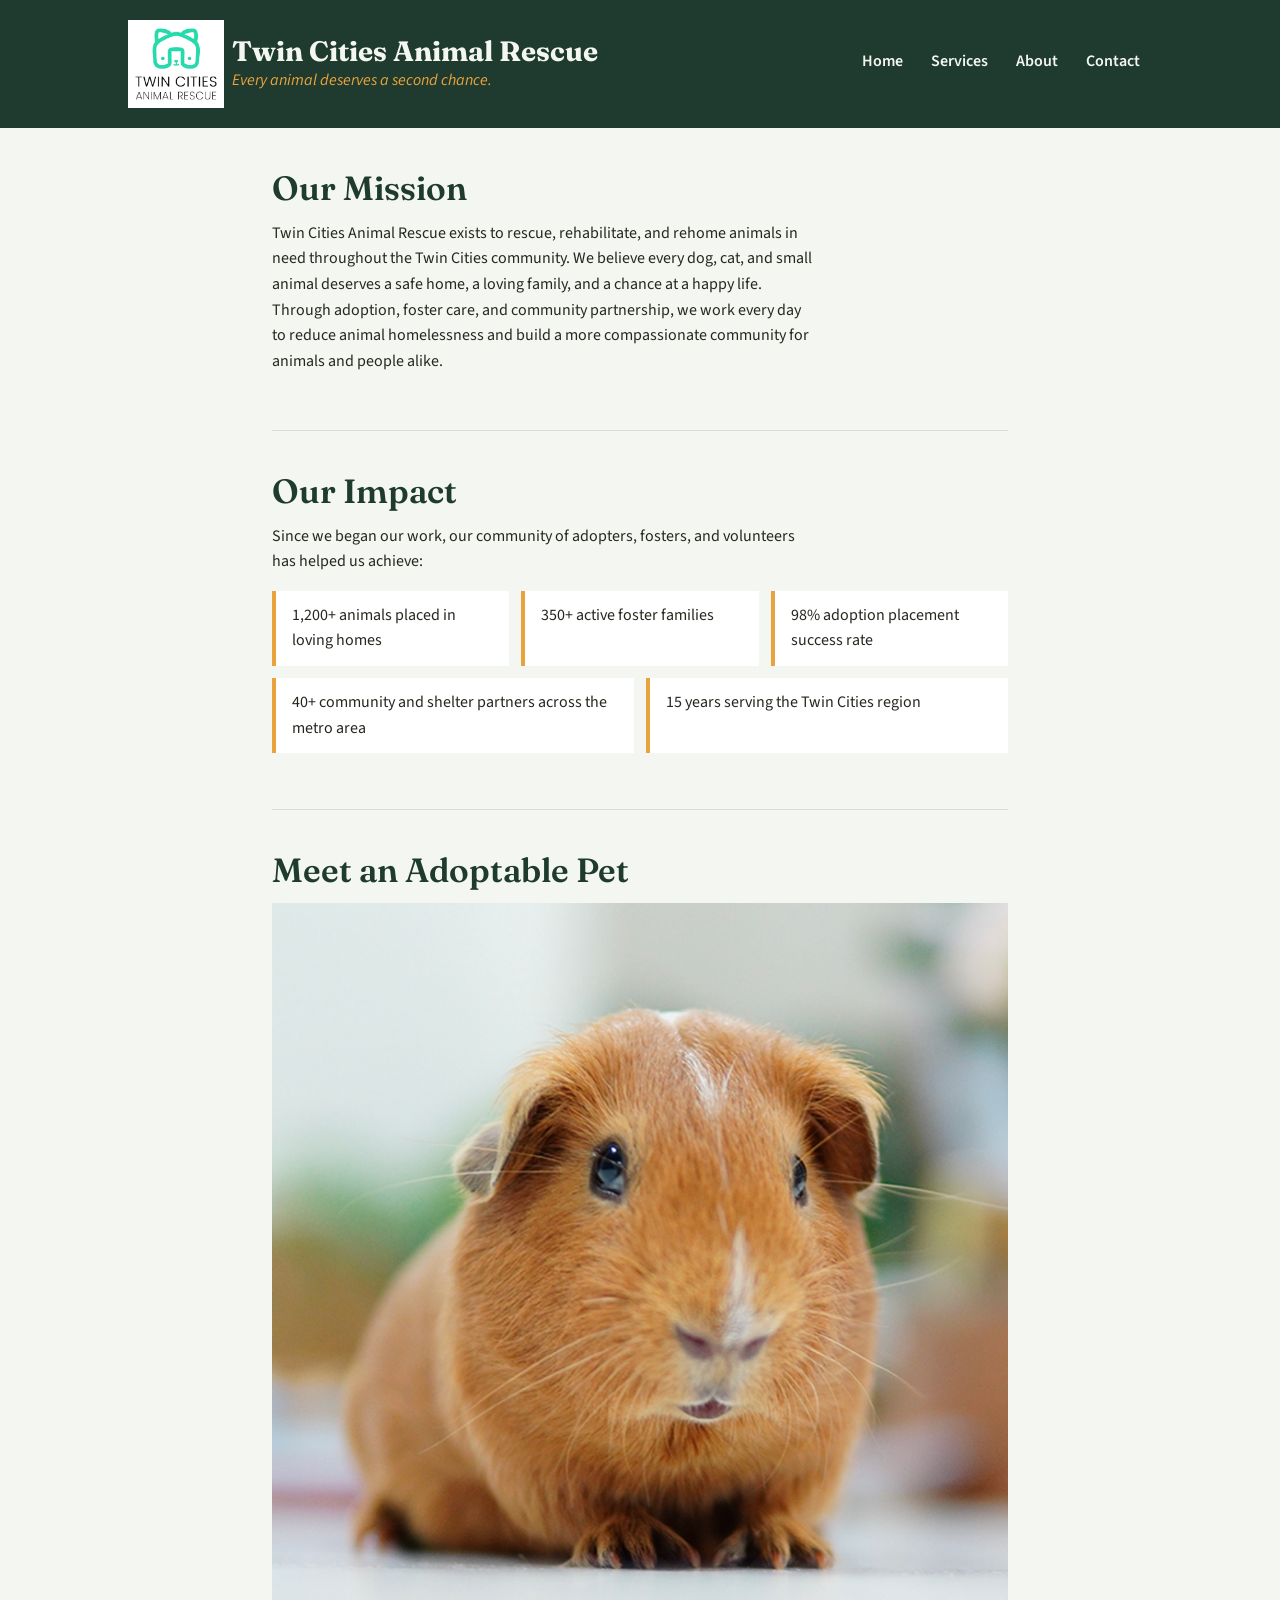
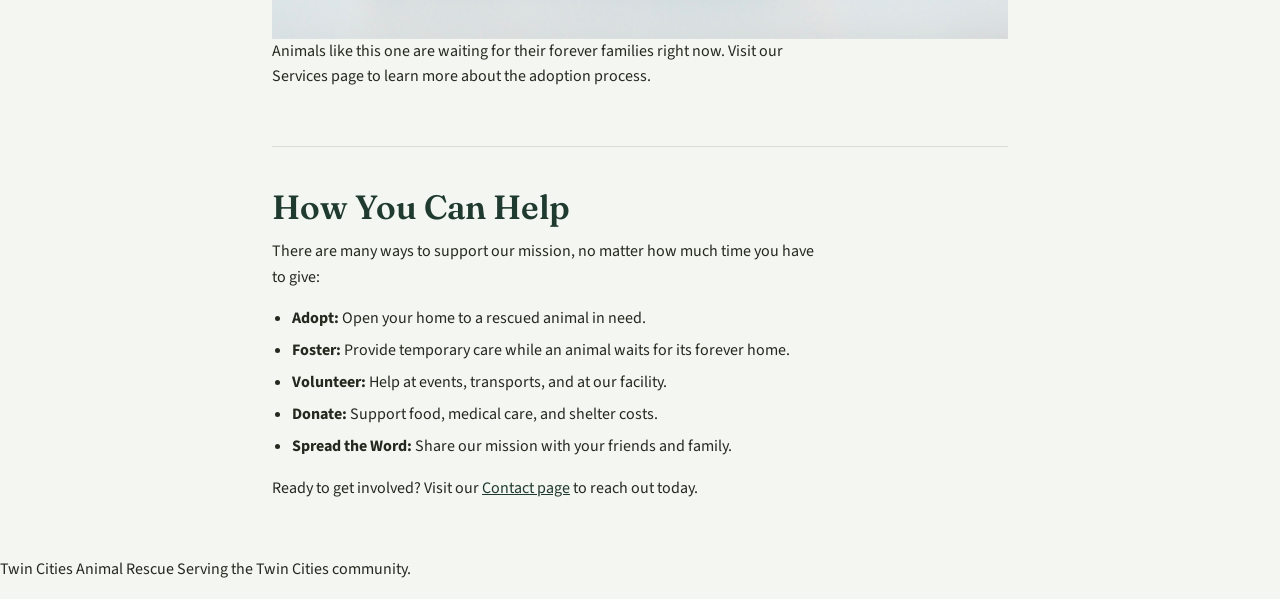
<file: index.html>
<!DOCTYPE html>
<html lang="en">
<head>
<meta charset="UTF-8">
<meta name="viewport" content="width=device-width, initial-scale=1">
<title>Twin Cities Animal Rescue - Home</title>
<link rel="preconnect" href="https://fonts.googleapis.com">
<link rel="preconnect" href="https://fonts.gstatic.com" crossorigin>
<link href="https://fonts.googleapis.com/css2?family=Fraunces:opsz,wght@9..144,400;9..144,600;9..144,700&family=Source+Sans+3:wght@400;600;700&display=swap" rel="stylesheet">
<link rel="stylesheet" href="styles.css">
</head>
<body>

<header class="site-header">
  <div class="header-inner">
    <a class="brand" href="index.html">
      <img src="rescue-logo_c.png" alt="Twin Cities Animal Rescue logo" width="150">
      <div>
        <h1>Twin Cities Animal Rescue</h1>
        <p class="tagline">Every animal deserves a second chance.</p>
      </div>
    </a>
    <nav class="site-nav">
      <ul>
        <li><a href="index.html">Home</a></li>
        <li><a href="services.html">Services</a></li>
        <li><a href="about.html">About</a></li>
        <li><a href="contact.html">Contact</a></li>
      </ul>
    </nav>
  </div>
</header>

<main>

  <section class="page-section">
    <h2>Our Mission</h2>
    <p>
      Twin Cities Animal Rescue exists to rescue, rehabilitate, and rehome
      animals in need throughout the Twin Cities community. We believe every
      dog, cat, and small animal deserves a safe home, a loving family, and
      a chance at a happy life. Through adoption, foster care, and community
      partnership, we work every day to reduce animal homelessness and build
      a more compassionate community for animals and people alike.
    </p>
  </section>

  <section class="page-section">
    <h2>Our Impact</h2>
    <p>Since we began our work, our community of adopters, fosters, and volunteers has helped us achieve:</p>
    <ul class="impact-list">
      <li>1,200+ animals placed in loving homes</li>
      <li>350+ active foster families</li>
      <li>98% adoption placement success rate</li>
      <li>40+ community and shelter partners across the metro area</li>
      <li>15 years serving the Twin Cities region</li>
    </ul>
  </section>

  <section class="page-section">
    <h2>Meet an Adoptable Pet</h2>
    <img src="rescue-pet_c.png" alt="An adoptable pet waiting for a loving home">
    <p>
      Animals like this one are waiting for their forever families right now.
      Visit our Services page to learn more about the adoption process.
    </p>
  </section>

  <section class="page-section">
    <h2>How You Can Help</h2>
    <p>There are many ways to support our mission, no matter how much time you have to give:</p>
    <ul>
      <li><strong>Adopt:</strong> Open your home to a rescued animal in need.</li>
      <li><strong>Foster:</strong> Provide temporary care while an animal waits for its forever home.</li>
      <li><strong>Volunteer:</strong> Help at events, transports, and at our facility.</li>
      <li><strong>Donate:</strong> Support food, medical care, and shelter costs.</li>
      <li><strong>Spread the Word:</strong> Share our mission with your friends and family.</li>
    </ul>
    <p>Ready to get involved? Visit our <a href="contact.html">Contact page</a> to reach out today.</p>
  </section>

</main>

<footer>
    <p>Twin Cities Animal Rescue Serving the Twin Cities community.</p>
    
</footer>

</body>
</html>
</file>
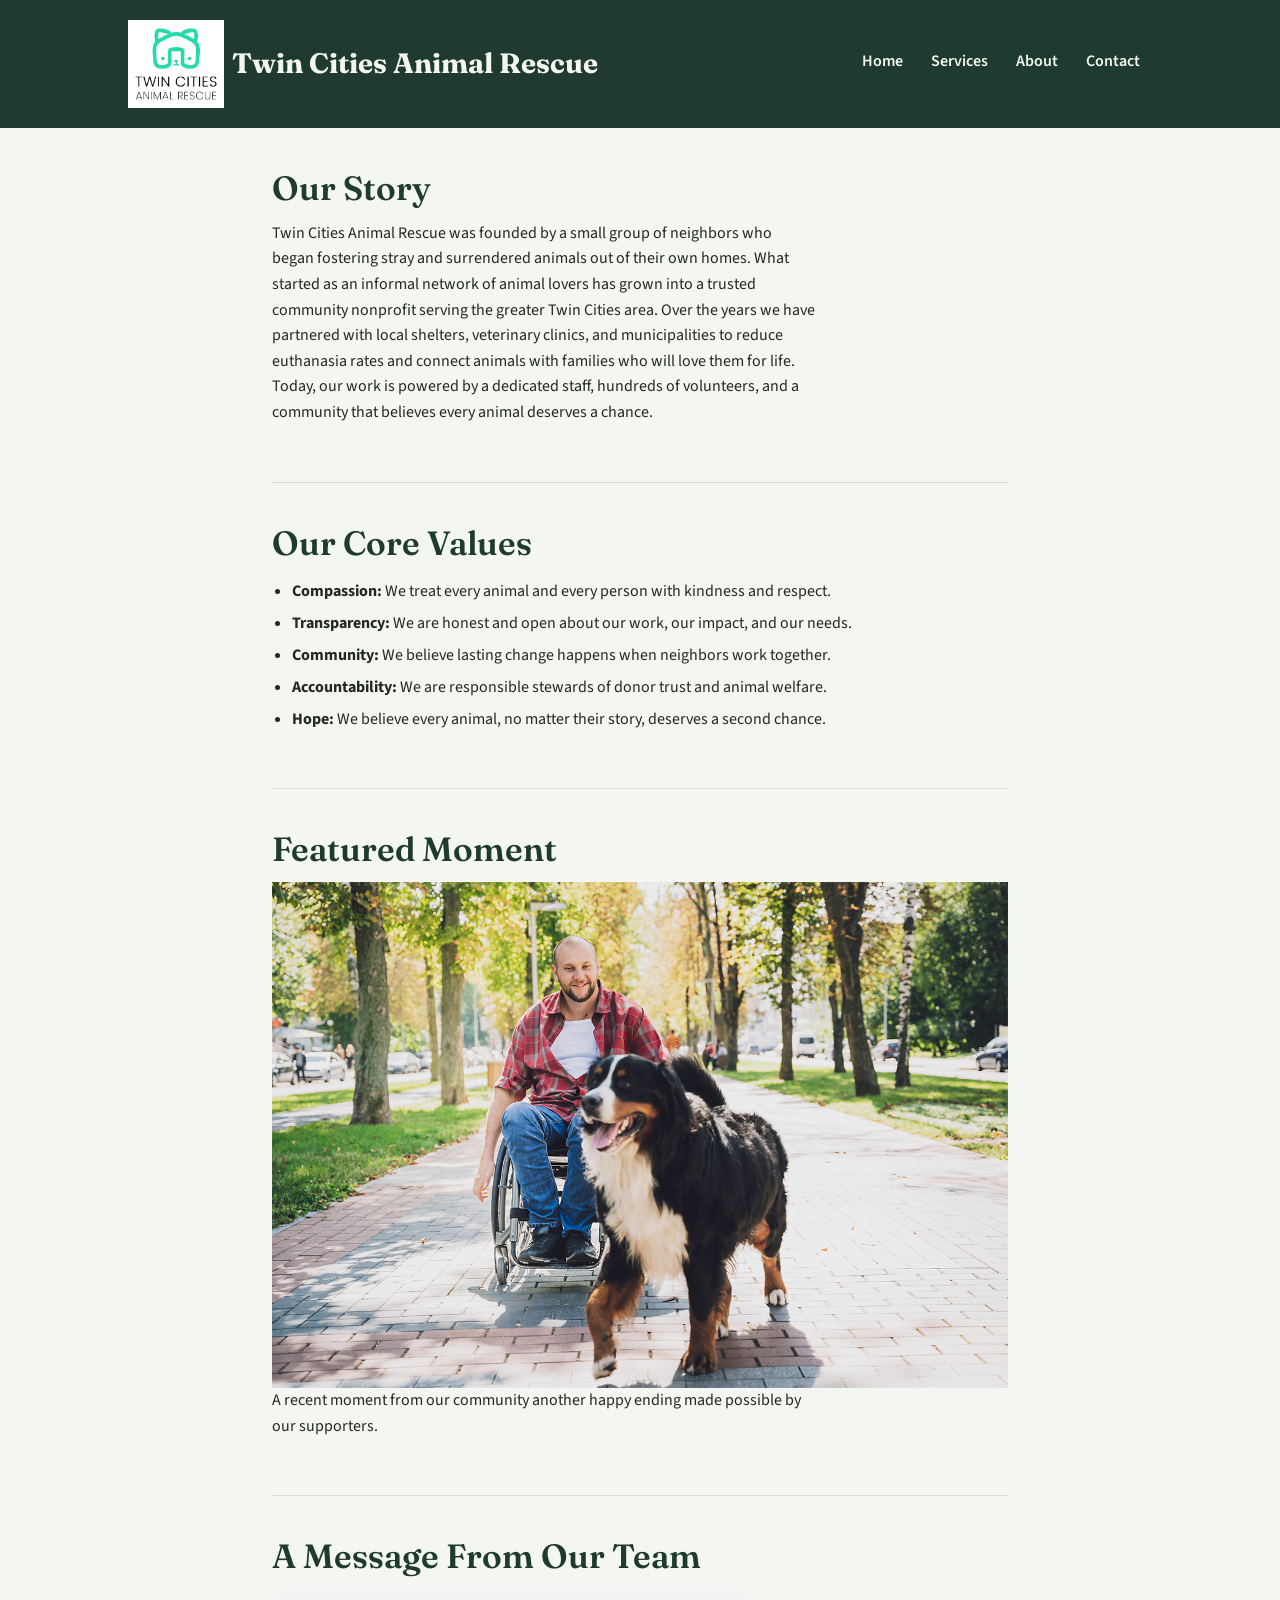
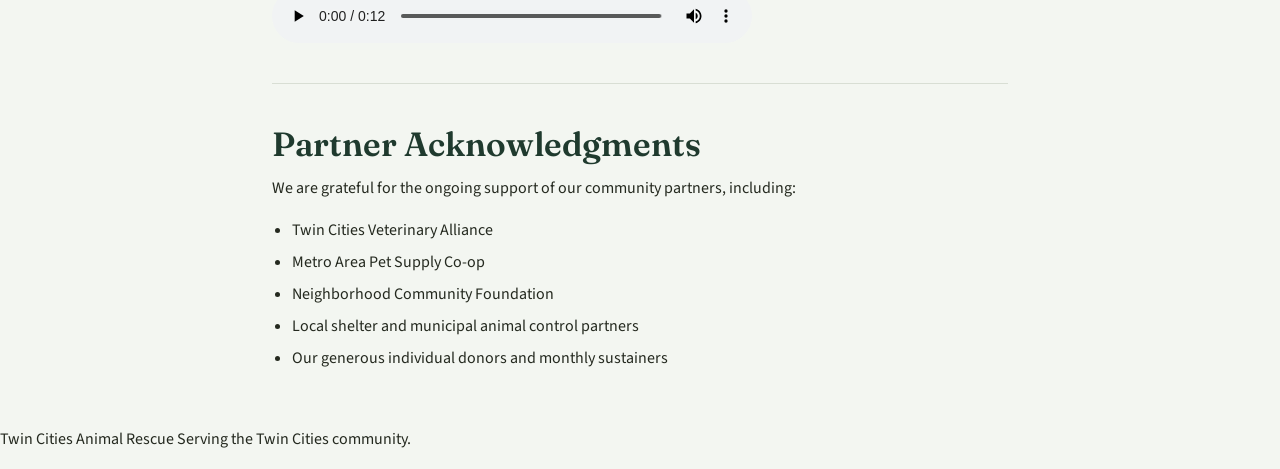
<file: about.html>
<!DOCTYPE html>
<html lang="en">
<head>
<meta charset="UTF-8">
<meta name="viewport" content="width=device-width, initial-scale=1">
<title>Twin Cities Animal Rescue - About</title>
<link rel="preconnect" href="https://fonts.googleapis.com">
<link rel="preconnect" href="https://fonts.gstatic.com" crossorigin>
<link href="https://fonts.googleapis.com/css2?family=Fraunces:opsz,wght@9..144,400;9..144,600;9..144,700&family=Source+Sans+3:wght@400;600;700&display=swap" rel="stylesheet">
<link rel="stylesheet" href="styles.css">
</head>
<body>

<header class="site-header">
  <div class="header-inner">
    <a class="brand" href="index.html">
      <img src="rescue-logo_c.png" alt="Twin Cities Animal Rescue logo" width="150">
      <div>
        <h1>Twin Cities Animal Rescue</h1>
      </div>
    </a>
    <nav class="site-nav">
      <ul>
        <li><a href="index.html">Home</a></li>
        <li><a href="services.html">Services</a></li>
        <li><a href="about.html">About</a></li>
        <li><a href="contact.html">Contact</a></li>
      </ul>
    </nav>
  </div>
</header>

<main>

  <section class="page-section">
    <h2>Our Story</h2>
    <p>
      Twin Cities Animal Rescue was founded by a small group of neighbors who
      began fostering stray and surrendered animals out of their own homes.
      What started as an informal network of animal lovers has grown into a
      trusted community nonprofit serving the greater Twin Cities area. Over
      the years we have partnered with local shelters, veterinary clinics,
      and municipalities to reduce euthanasia rates and connect animals with
      families who will love them for life. Today, our work is powered by a
      dedicated staff, hundreds of volunteers, and a community that believes
      every animal deserves a chance.
    </p>
  </section>

  <section class="page-section">
    <h2>Our Core Values</h2>
    <ul>
      <li><strong>Compassion:</strong> We treat every animal and every person with kindness and respect.</li>
      <li><strong>Transparency:</strong> We are honest and open about our work, our impact, and our needs.</li>
      <li><strong>Community:</strong> We believe lasting change happens when neighbors work together.</li>
      <li><strong>Accountability:</strong> We are responsible stewards of donor trust and animal welfare.</li>
      <li><strong>Hope:</strong> We believe every animal, no matter their story, deserves a second chance.</li>
    </ul>
  </section>

  <section class="page-section">
    <h2>Featured Moment</h2>
    <picture>
      <source srcset="rescue-feature-large_c.png" media="(min-width: 800px)">
      <img src="rescue-feature-small_c.png" alt="A recent rescue and adoption success story">
    </picture>
    <p>A recent moment from our community another happy ending made possible by our supporters.</p>
  </section>

  <section class="page-section">
    <h2>A Message From Our Team</h2>
    <audio controls width="480">
      <source src="rescue-message_c.mp3" type="audio/mp3">
      Your browser does not support embedded audio. Our director shares a
      short message calling on everyone who wants to adopt,volunteer or even foster. Please contact us directly if you would like to hear
      this message in another format.
    </audio>
  </section>

  <section class="page-section">
    <h2>Partner Acknowledgments</h2>
    <p>We are grateful for the ongoing support of our community partners, including:</p>
    <ul>
      <li>Twin Cities Veterinary Alliance</li>
      <li>Metro Area Pet Supply Co-op</li>
      <li>Neighborhood Community Foundation</li>
      <li>Local shelter and municipal animal control partners</li>
      <li>Our generous individual donors and monthly sustainers</li>
    </ul>
  </section>

</main>

<footer>
    <p>Twin Cities Animal Rescue Serving the Twin Cities community.</p>
</footer>

</body>
</html>
</file>
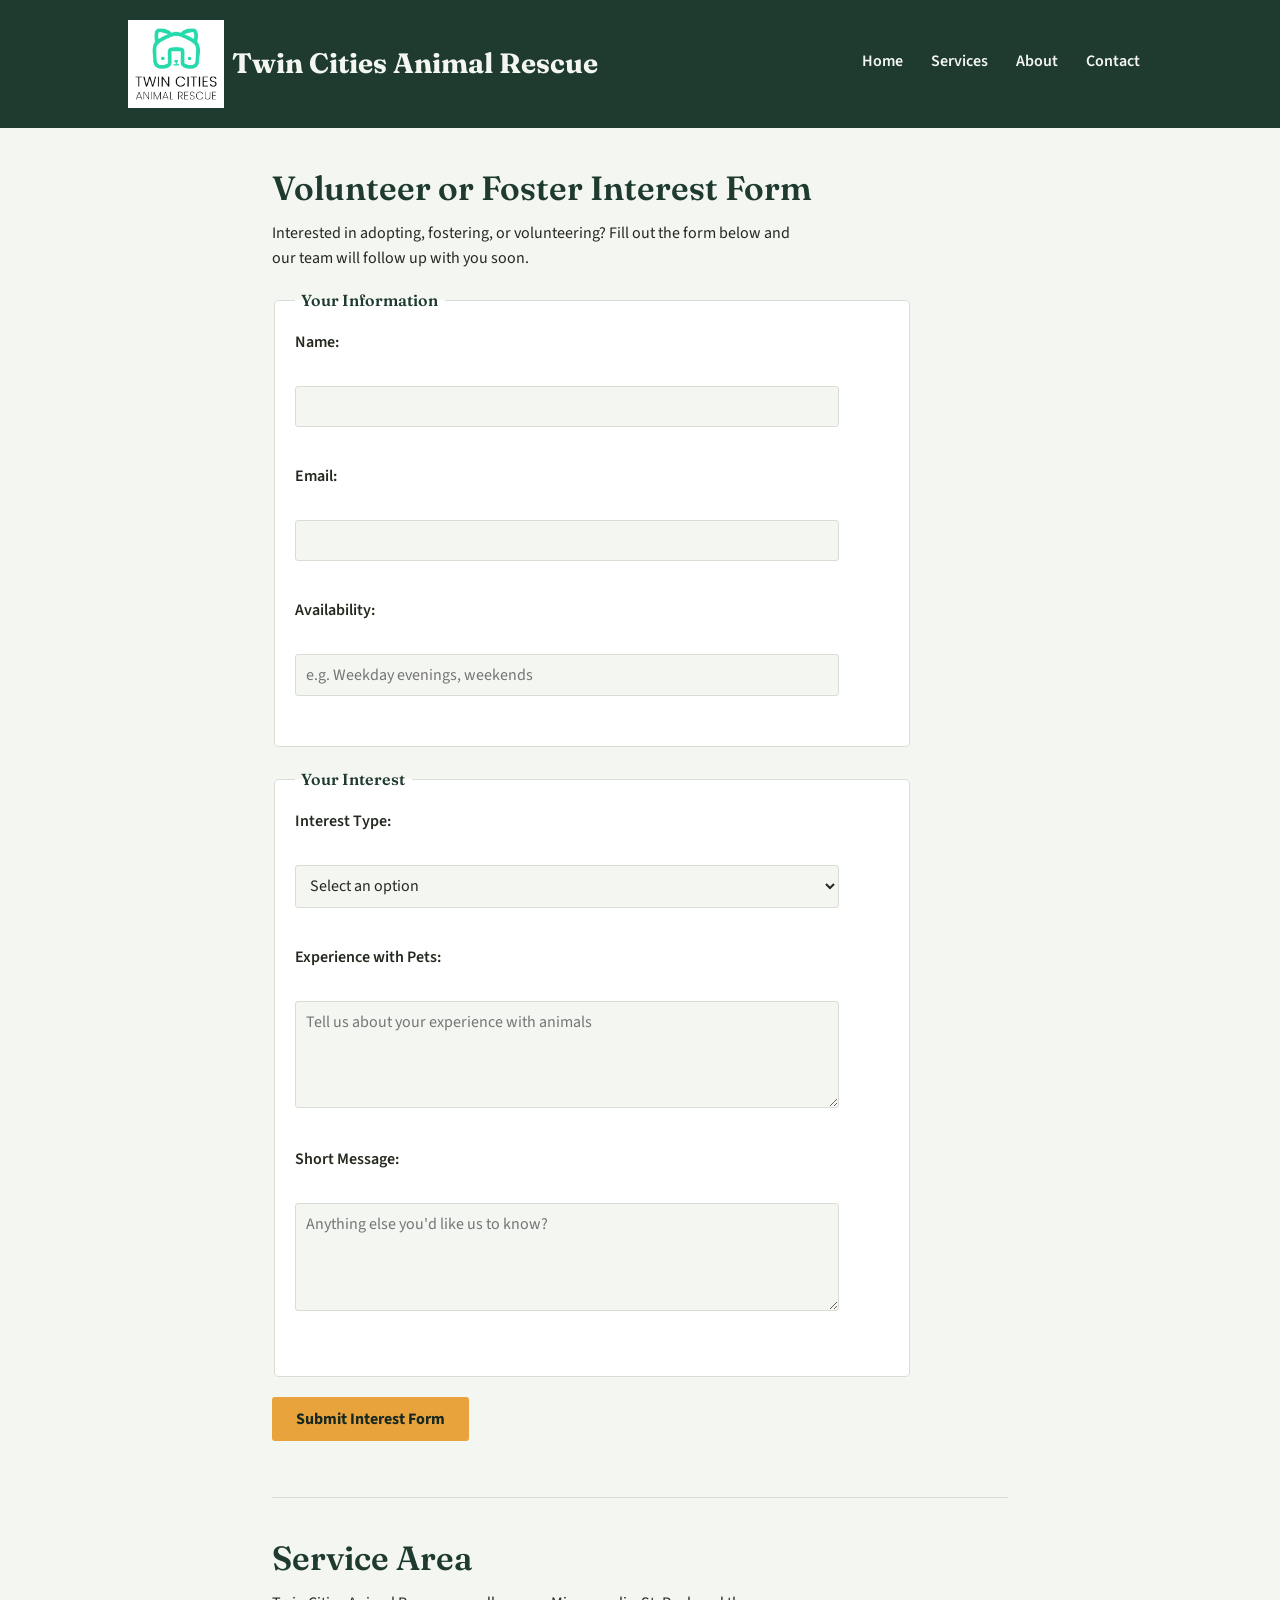
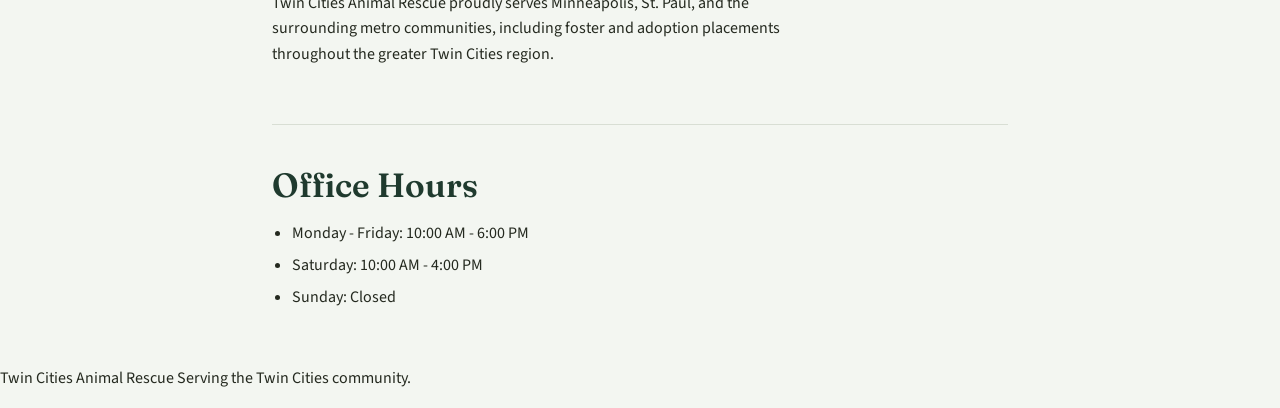
<file: contact.html>
<!DOCTYPE html>
<html lang="en">
<head>
<meta charset="UTF-8">
<meta name="viewport" content="width=device-width, initial-scale=1">
<title>Twin Cities Animal Rescue - Contact</title>
<link rel="preconnect" href="https://fonts.googleapis.com">
<link rel="preconnect" href="https://fonts.gstatic.com" crossorigin>
<link href="https://fonts.googleapis.com/css2?family=Fraunces:opsz,wght@9..144,400;9..144,600;9..144,700&family=Source+Sans+3:wght@400;600;700&display=swap" rel="stylesheet">
<link rel="stylesheet" href="styles.css">
</head>
<body>

<header class="site-header">
  <div class="header-inner">
    <a class="brand" href="index.html">
      <img src="rescue-logo_c.png" alt="Twin Cities Animal Rescue logo" width="150">
      <div>
        <h1>Twin Cities Animal Rescue</h1>
      </div>
    </a>
    <nav class="site-nav">
      <ul>
        <li><a href="index.html">Home</a></li>
        <li><a href="services.html">Services</a></li>
        <li><a href="about.html">About</a></li>
        <li><a href="contact.html">Contact</a></li>
      </ul>
    </nav>
  </div>
</header>
 
<main>
 
  <section class="page-section">
    <h2>Volunteer or Foster Interest Form</h2>
    <p>Interested in adopting, fostering, or volunteering? Fill out the form below and our team will follow up with you soon.</p>

    <div id="prefillNote" class="prefill-note" role="status" hidden></div>

    <form id="contactForm" action="#" method="post" novalidate>

      <fieldset>
        <legend>Your Information</legend>

        <p>
          <label for="name">Name:</label><br>
          <input type="text" id="name" name="name" pattern="[A-Za-z ]+" title="Letters and spaces only" aria-describedby="nameError">
          <span id="nameError" class="field-error" role="alert"></span>
        </p>

        <p>
          <label for="email">Email:</label><br>
          <input type="email" id="email" name="email" aria-describedby="emailError">
          <span id="emailError" class="field-error" role="alert"></span>
        </p>

        <p>
          <label for="availability">Availability:</label><br>
          <input type="text" id="availability" name="availability" placeholder="e.g. Weekday evenings, weekends">
        </p>
      </fieldset>

      <fieldset>
        <legend>Your Interest</legend>

        <p>
          <label for="interest">Interest Type:</label><br>
          <select id="interest" name="interest" aria-describedby="interestError">
            <option value="">Select an option</option>
            <option value="volunteer">Volunteer</option>
            <option value="foster">Foster</option>
            <option value="adoption">Adoption Information</option>
          </select>
          <span id="interestError" class="field-error" role="alert"></span>
        </p>

        <p>
          <label for="experience">Experience with Pets:</label><br>
          <textarea id="experience" name="experience" rows="4" cols="40" placeholder="Tell us about your experience with animals"></textarea>
        </p>

        <p>
          <label for="message">Short Message:</label><br>
          <textarea id="message" name="message" rows="4" cols="40" placeholder="Anything else you'd like us to know?" aria-describedby="messageError"></textarea>
          <span id="messageError" class="field-error" role="alert"></span>
        </p>
      </fieldset>

      <div id="formSuccess" class="form-success" role="status" hidden></div>

      <p>
        <button type="submit">Submit Interest Form</button>
      </p>

    </form>
  </section>

  <section class="page-section">
    <h2>Service Area</h2>
    <p>
      Twin Cities Animal Rescue proudly serves Minneapolis, St. Paul, and the
      surrounding metro communities, including foster and adoption placements
      throughout the greater Twin Cities region.
    </p>
  </section>
 
  <section class="page-section">
    <h2>Office Hours</h2>
    <ul>
      <li>Monday - Friday: 10:00 AM - 6:00 PM</li>
      <li>Saturday: 10:00 AM - 4:00 PM</li>
      <li>Sunday: Closed</li>
    </ul>
  </section>
 
</main>
 
<footer>
    <p>Twin Cities Animal Rescue Serving the Twin Cities community.</p>
    
</footer>
</footer>

<script src="script.js"></script>

</body>
</html>
</file>
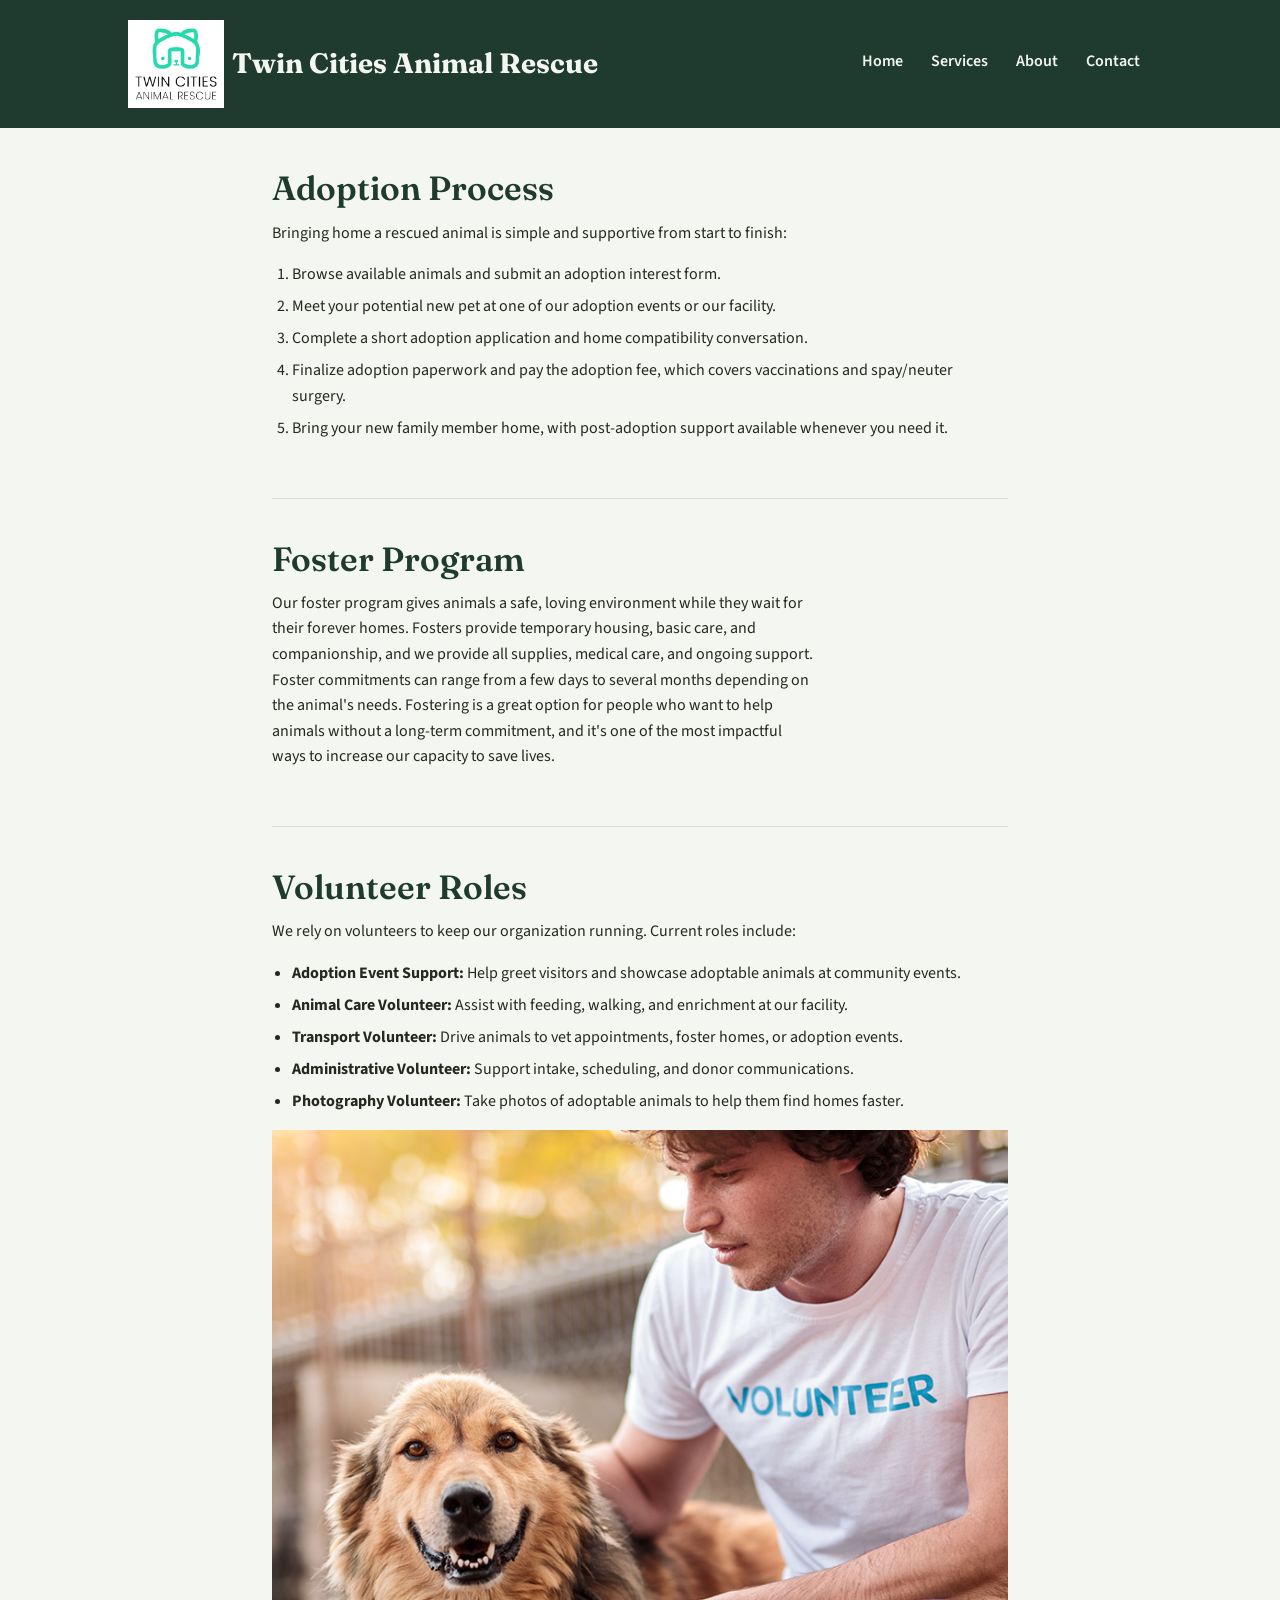
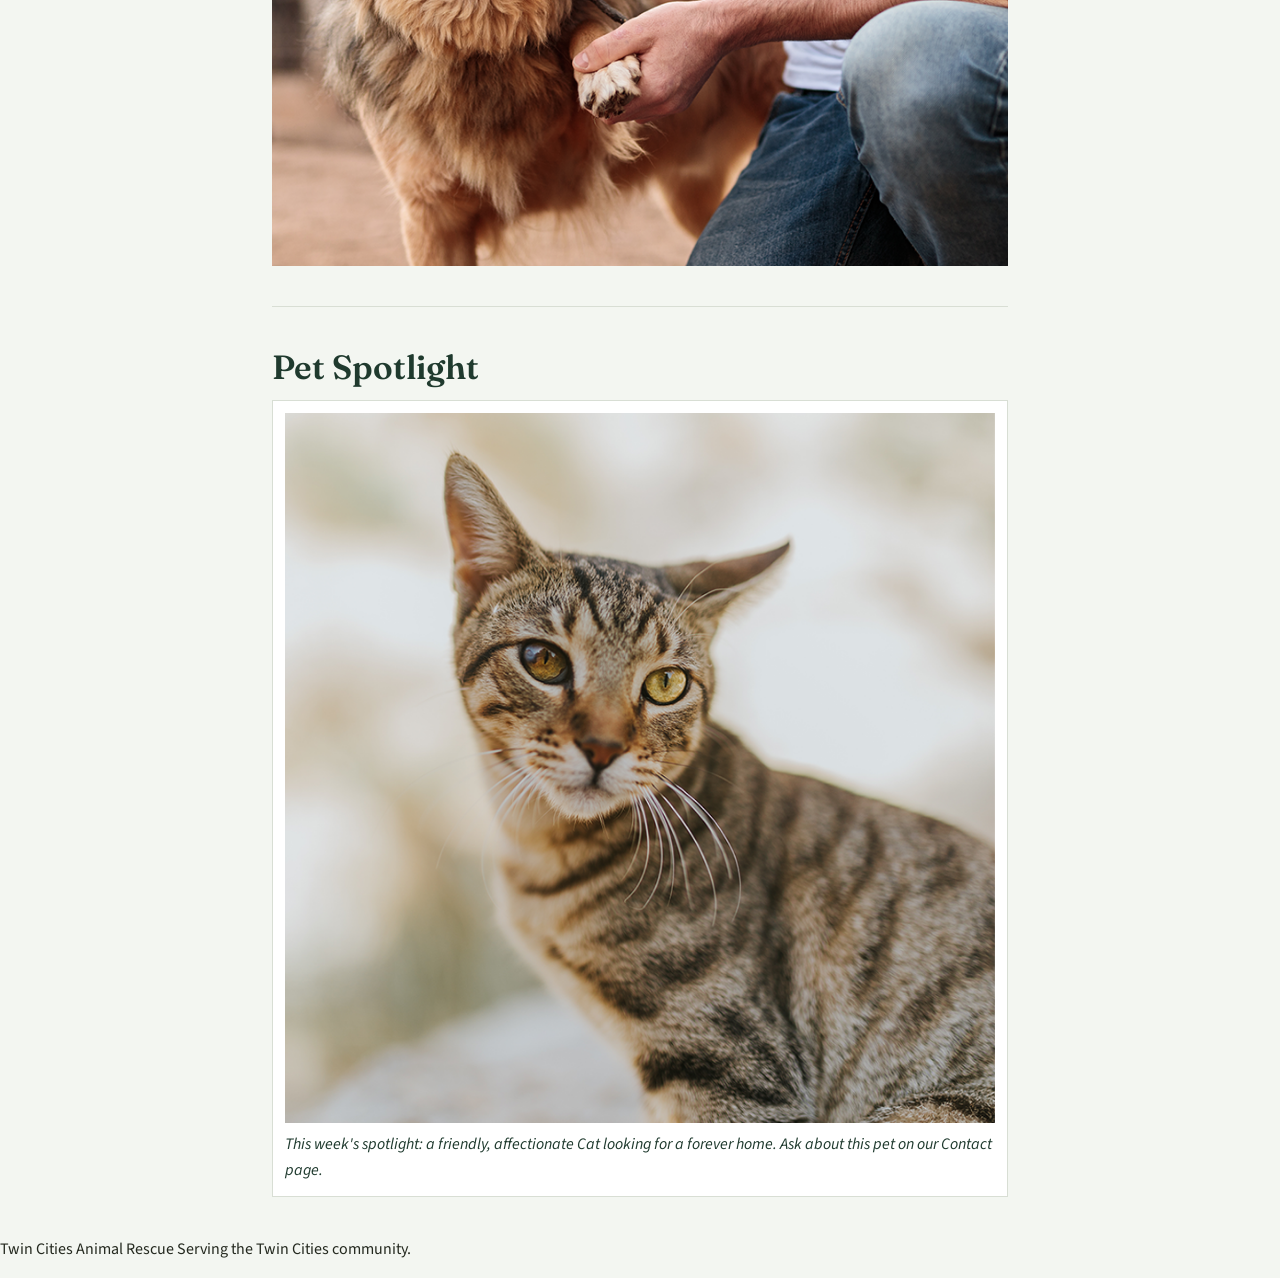
<file: services.html>
<!DOCTYPE html>
<html lang="en">
<head>
<meta charset="UTF-8">
<meta name="viewport" content="width=device-width, initial-scale=1">
<title>Twin Cities Animal Rescue - Services</title>
<link rel="preconnect" href="https://fonts.googleapis.com">
<link rel="preconnect" href="https://fonts.gstatic.com" crossorigin>
<link href="https://fonts.googleapis.com/css2?family=Fraunces:opsz,wght@9..144,400;9..144,600;9..144,700&family=Source+Sans+3:wght@400;600;700&display=swap" rel="stylesheet">
<link rel="stylesheet" href="styles.css">
</head>
<body>

<header class="site-header">
  <div class="header-inner">
    <a class="brand" href="index.html">
      <img src="rescue-logo_c.png" alt="Twin Cities Animal Rescue logo" width="150">
      <div>
        <h1>Twin Cities Animal Rescue</h1>
      </div>
    </a>
    <nav class="site-nav">
      <ul>
        <li><a href="index.html">Home</a></li>
        <li><a href="services.html">Services</a></li>
        <li><a href="about.html">About</a></li>
        <li><a href="contact.html">Contact</a></li>
      </ul>
    </nav>
  </div>
</header>

<main>

  <section class="page-section">
    <h2>Adoption Process</h2>
    <p>Bringing home a rescued animal is simple and supportive from start to finish:</p>
    <ol>
      <li>Browse available animals and submit an adoption interest form.</li>
      <li>Meet your potential new pet at one of our adoption events or our facility.</li>
      <li>Complete a short adoption application and home compatibility conversation.</li>
      <li>Finalize adoption paperwork and pay the adoption fee, which covers vaccinations and spay/neuter surgery.</li>
      <li>Bring your new family member home, with post-adoption support available whenever you need it.</li>
    </ol>
  </section>

  <section class="page-section">
    <h2>Foster Program</h2>
    <p>
      Our foster program gives animals a safe, loving environment while they wait
      for their forever homes. Fosters provide temporary housing, basic care, and
      companionship, and we provide all supplies, medical care, and ongoing support.
      Foster commitments can range from a few days to several months depending on
      the animal's needs. Fostering is a great option for people who want to help
      animals without a long-term commitment, and it's one of the most impactful
      ways to increase our capacity to save lives.
    </p>
  </section>

  <section class="page-section">
    <h2>Volunteer Roles</h2>
    <p>We rely on volunteers to keep our organization running. Current roles include:</p>
    <ul>
      <li><strong>Adoption Event Support:</strong> Help greet visitors and showcase adoptable animals at community events.</li>
      <li><strong>Animal Care Volunteer:</strong> Assist with feeding, walking, and enrichment at our facility.</li>
      <li><strong>Transport Volunteer:</strong> Drive animals to vet appointments, foster homes, or adoption events.</li>
      <li><strong>Administrative Volunteer:</strong> Support intake, scheduling, and donor communications.</li>
      <li><strong>Photography Volunteer:</strong> Take photos of adoptable animals to help them find homes faster.</li>
    </ul>
    <img src="rescue-volunteer_c.png" alt="A volunteer spending time with a rescued animal at an event">
  </section>

  <section class="page-section">
    <h2>Pet Spotlight</h2>
    <figure>
      <img src="rescue-pet-spotlight_c.png" alt="This week's spotlighted adoptable pet">
      <figcaption>This week's spotlight: a friendly, affectionate Cat looking for a forever home. Ask about this pet on our Contact page.</figcaption>
    </figure>
  </section>

</main>

<footer>
    <p>Twin Cities Animal Rescue Serving the Twin Cities community.</p>
</footer>

</body>
</html>
</file>
<file: styles.css>
:root {
  --color-primary: #1F3A2E;   
  --color-primary-dark: #16281F;
  --color-accent: #E8A33D;
  --color-accent-dark: #C9862A;
  --color-bg: #F3F6F1;    
  --color-surface: #FFFFFF;
  --color-text: #24291F; 
  --color-text-on-dark: #F3F6F1;
  --color-border: #D8DED4;

  --font-heading: "Fraunces", Georgia, serif;
  --font-body: "Source Sans 3", -apple-system, BlinkMacSystemFont, sans-serif;

  --content-width: 46rem;
}


*, *::before, *::after {
  box-sizing: border-box;
}

html {
  -webkit-text-size-adjust: 100%;
}

body {
  margin: 0;
  font-family: var(--font-body);
  color: var(--color-text);
  background-color: var(--color-bg);
  line-height: 1.6;
}

img, video,picture, iframe {
  max-width: 100%;
  height: auto;
  display: block;
}

a {
  color: var(--color-primary);
}

a:hover {
  color: var(--color-accent-dark);
}

a:focus-visible,
button:focus-visible,
input:focus-visible,
select:focus-visible,
textarea:focus-visible {
  outline: 3px solid var(--color-accent);
  outline-offset: 2px;
}

h1, h2, h3 {
  font-family: var(--font-heading);
  color: var(--color-primary);
  line-height: 1.2;
  margin-top: 0;
}

h2 {
  font-size: 1.6rem;
  font-weight: 600;
  margin-bottom: 0.75rem;
}

p {
  margin-top: 0;
  margin-bottom: 1rem;
  max-width: 68ch;
}

ul, ol {
  padding-left: 1.25rem;
}

li {
  margin-bottom: 0.4rem;
}


.page-section {
  width: min(92%, var(--content-width));
  margin-inline: auto;
  padding-block: 2rem;
  border-bottom: 1px solid var(--color-border);
}

.page-section:last-child {
  border-bottom: none;
}

main {
  display: block;
}


.site-header {
  background-color: var(--color-primary);
  color: var(--color-text-on-dark);
  padding-block: 1.25rem;
}

.header-inner {
  width: min(92%, 64rem);
  margin-inline: auto;
  display: flex;
  flex-direction: column;
  align-items: center;
  gap: 1rem;
  text-align: center;
}

.brand {
  display: flex;
  flex-direction: column;
  align-items: center;
  gap: 0.5rem;
  text-decoration: none;
}

.brand img {
  width: 96px;
  height: auto;
}

.site-header h1 {
  color: var(--color-text-on-dark);
  font-size: 1.5rem;
  margin: 0;
}

.tagline {
  margin: 0;
  color: var(--color-accent);
  font-style: italic;
}

.site-nav ul {
  list-style: none;
  display: flex;
  flex-direction: column;
  align-items: center;
  gap: 0.5rem;
  margin: 0;
  padding: 0;
}

.site-nav a {
  color: var(--color-text-on-dark);
  text-decoration: none;
  font-weight: 600;
  padding: 0.35rem 0.75rem;
  border-radius: 3px;
}

.site-nav a:hover,
.site-nav a:focus-visible {
  color: var(--color-primary);
  background-color: var(--color-accent);
  outline: none;
}


.impact-list {
  list-style: none;
  padding: 0;
  display: flex;
  flex-direction: column;
  gap: 0.75rem;
}

.impact-list li {
  background-color: var(--color-surface);
  border-left: 4px solid var(--color-accent);
  padding: 0.75rem 1rem;
  margin-bottom: 0;
}



figure {
  margin: 0;
  background-color: var(--color-surface);
  border: 1px solid var(--color-border);
  padding: 0.75rem;
}

figcaption {
  padding-top: 0.6rem;
  font-style: italic;
  color: var(--color-primary);
}

audio {
  display: block;
  width: 100%;
  max-width: 480px;
  margin-top: 0.5rem;
}


form {
  max-width: 40rem;
}

fieldset {
  border: 1px solid var(--color-border);
  background-color: var(--color-surface);
  border-radius: 4px;
  padding: 1rem 1.25rem 1.25rem;
  margin-bottom: 1.25rem;
}

legend {
  font-family: var(--font-heading);
  color: var(--color-primary);
  font-weight: 600;
  padding: 0 0.4rem;
}

label {
  display: block;
  font-weight: 600;
  margin-bottom: 0.3rem;
}

input, select, textarea {
  width: 100%;
  font-family: inherit;
  font-size: 1rem;
  padding: 0.55rem 0.65rem;
  border: 1px solid var(--color-border);
  border-radius: 3px;
  background-color: var(--color-bg);
  color: var(--color-text);
  margin-bottom: 0.9rem;
}

input:focus, select:focus, textarea:focus {
  border-color: var(--color-accent);
}

button[type="submit"] {
  font-family: var(--font-body);
  font-size: 1rem;
  font-weight: 700;
  color: var(--color-primary-dark);
  background-color: var(--color-accent);
  border: none;
  border-radius: 3px;
  padding: 0.7rem 1.5rem;
  cursor: pointer;
}

button[type="submit"]:hover {
  background-color: var(--color-accent-dark);
  color: var(--color-text-on-dark);
}

.field-error {
    display: block;
    min-height: 1.1em;
    margin-top: -0.6rem;
    margin-bottom: 0.9rem;
    color: #A3291E;
    font-size: 0.9rem;
    font-weight: 600;
}

input[aria-invalid="true"],
select[aria-invalid="true"],
textarea[aria-invalid="true"] {
  border-color: #A3291E;
  border-width: 2px;
}
 
.form-success {
  background-color: #E7F0E4;
  border-left: 4px solid var(--color-primary);
  color: var(--color-primary-dark);
  padding: 0.85rem 1.1rem;
  margin-bottom: 1rem;
  font-weight: 600;
}

.prefill-note {
  background-color: #FBEFD9;
  border-left: 4px solid var(--color-accent);
  color: var(--color-primary-dark);
  padding: 0.85rem 1.1rem;
  margin-bottom: 1.25rem;
}
 
.clear-info-link {
  background: none;
  border: none;
  padding: 0;
  color: var(--color-primary-dark);
  text-decoration: underline;
  font-weight: 700;
  font-size: inherit;
  font-family: inherit;
  cursor: pointer;
}
 
.clear-info-link:hover {
  color: var(--color-accent-dark);
}

.site-footer {
  background-color: var(--color-primary-dark);
  color: var(--color-text-on-dark);
  padding-block: 1.75rem;
  margin-top: 1rem;
}

.footer-inner {
  width: min(92%, var(--content-width));
  margin-inline: auto;
  text-align: center;
}

.footer-inner p {
  margin: 0 0 0.75rem;
  max-width: none;
}

.footer-nav {
  list-style: none;
  display: flex;
  flex-wrap: wrap;
  justify-content: center;
  gap: 1rem;
  margin: 0;
  padding: 0;
}

.footer-nav a {
  color: var(--color-accent);
  text-decoration: none;
  font-weight: 600;
}

.footer-nav a:hover {
  text-decoration: underline;
}


@media (min-width: 700px) {
  .header-inner {
    flex-direction: row;
    justify-content: space-between;
    text-align: left;
  }

  .brand {
    flex-direction: row;
    align-items: center;
  }

  .site-nav ul {
    flex-direction: row;
    gap: 0.25rem;
  }

  .impact-list {
    flex-direction: row;
    flex-wrap: wrap;
  }

  .impact-list li {
    flex: 1 1 30%;
  }

  h2 {
    font-size: 1.85rem;
  }
}


@media (min-width: 1000px) {
  .page-section {
    padding-block: 2.5rem;
  }

  h2 {
    font-size: 2.1rem;
  }

  .site-header h1 {
    font-size: 1.75rem;
  }
}
</file>
